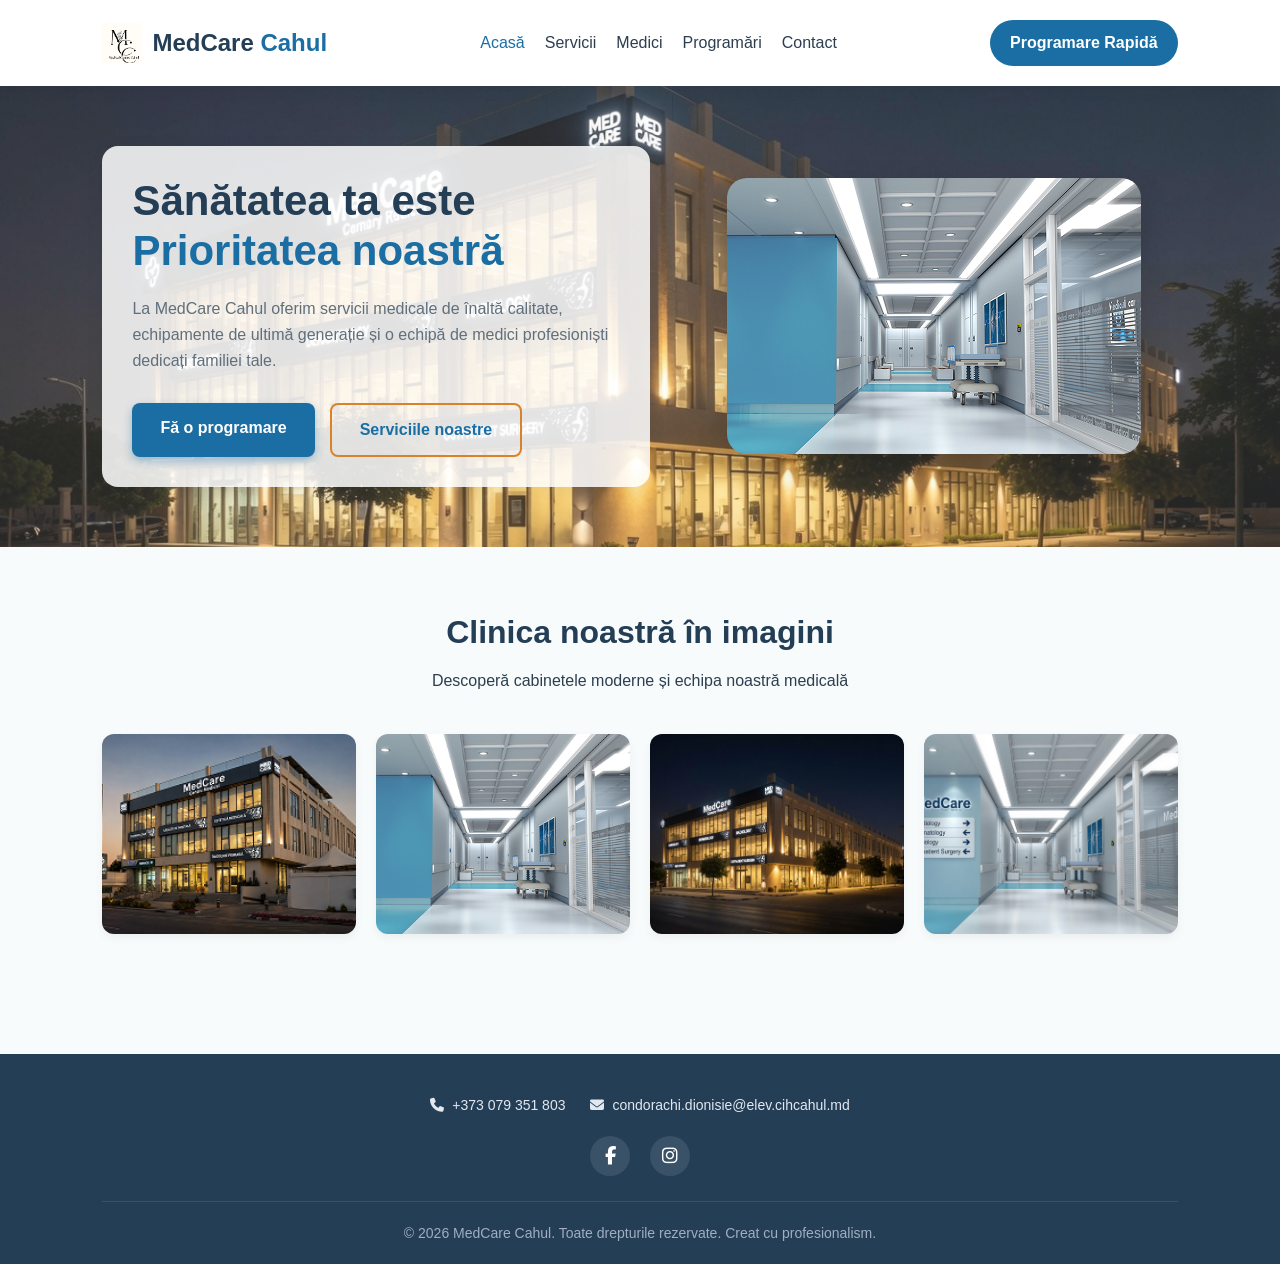
<file: index.html>
<!DOCTYPE html>
<html lang="ro">
<head>
    <meta charset="UTF-8">
    <meta name="viewport" content="width=device-width, initial-scale=1.0">
    <title>MedCare Cahul - Clinică Medicală</title>
    <link rel="stylesheet" href="css/style.css">
    <link rel="stylesheet" href="https://cdnjs.cloudflare.com/ajax/libs/font-awesome/6.4.0/css/all.min.css">
</head>
<body>

    <header class="navbar">
        <a href="index.html" class="logo">
            <img src="assets/images/Logo.png" alt="MedCare Cahul Logo">
            <span class="logo-text">MedCare <span class="logo-accent">Cahul</span></span>
        </a>
        <nav>
            <ul class="nav-links">
                <li><a href="index.html" class="active">Acasă</a></li>
                <li><a href="pagini/servicii.html">Servicii</a></li>
                <li><a href="pagini/medici.html">Medici</a></li>
                <li><a href="pagini/programari.html">Programări</a></li>
                <li><a href="pagini/contact.html">Contact</a></li>
            </ul>
        </nav>
        <a href="pagini/programari.html" class="btn-header">Programare Rapidă</a>
    </header>

    <section class="hero">
        <div class="hero-content">
            <h1>Sănătatea ta este <br><span class="highlight">Prioritatea noastră</span></h1>
            <p>La MedCare Cahul oferim servicii medicale de înaltă calitate, echipamente de ultimă generație și o echipă de medici profesioniști dedicați familiei tale.</p>
            <div class="hero-buttons">
                <a href="pagini/programari.html" class="btn-primary">Fă o programare</a>
                <a href="pagini/servicii.html" class="btn-secondary-custom">Serviciile noastre</a>
            </div>
        </div>
        
        <div class="hero-image">
            <img src="assets/images/MedCare.png" alt="MedCare Cahul">
        </div>
    </section>

    <section class="gallery-preview">
        <h2>Clinica noastră în imagini</h2>
        <p>Descoperă cabinetele moderne și echipa noastră medicală</p>
        <div class="image-grid">
            <div class="grid-item"><img src="assets/images/Cladire.png" alt="Clinica"></div>
            <div class="grid-item"><img src="assets/images/MedCare.png" alt="Cabinet"></div>
            <div class="grid-item"><img src="assets/images/Cladire a.jpg" alt="Echipamente"></div>
            <div class="grid-item"><img src="assets/images/interior.jpg" alt="Interior"></div>
        </div>
    </section>

    <footer>
        <div class="footer-content">
            <div class="footer-contacts">
                <a href="tel:+373079351803"><i class="fa-solid fa-phone"></i> +373 079 351 803</a>
                <a href="mailto:condorachi.dionisie@elev.cihcahul.md"><i class="fa-solid fa-envelope"></i> condorachi.dionisie@elev.cihcahul.md</a>
            </div>
            <div class="footer-socials">
                <a href="https://facebook.com" target="_blank"><i class="fa-brands fa-facebook-f"></i></a>
                <a href="https://instagram.com" target="_blank"><i class="fa-brands fa-instagram"></i></a>
            </div>
        </div>
        <div class="footer-copyright">
            <p>© 2026 MedCare Cahul. Toate drepturile rezervate. Creat cu profesionalism.</p>
        </div>
    </footer>

</body>
</html>
</file>
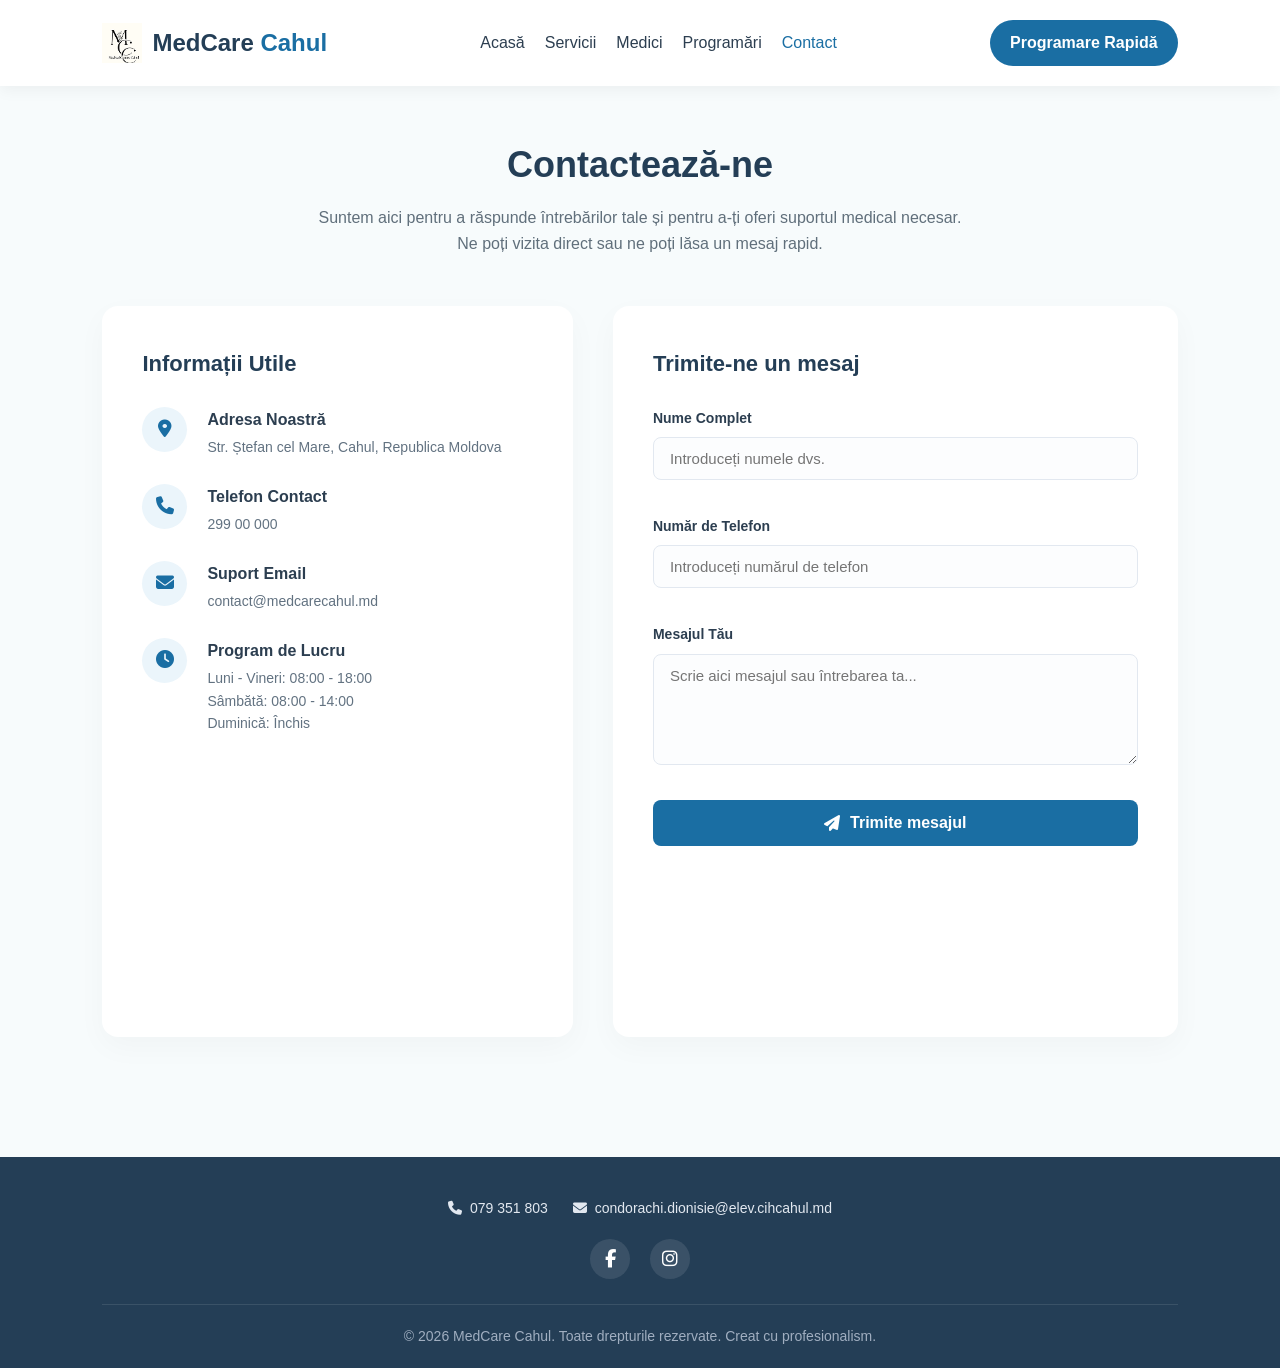
<file: pagini/contact.html>
<!DOCTYPE html>
<html lang="ro">
<head>
    <meta charset="UTF-8">
    <meta name="viewport" content="width=device-width, initial-scale=1.0">
    <title>Contact - MedCare Cahul</title>
    <link rel="stylesheet" href="../css/style.css">
    <link rel="stylesheet" href="https://cdnjs.cloudflare.com/ajax/libs/font-awesome/6.4.0/css/all.min.css">
</head>
<body>

    <header class="navbar">
        <a href="../index.html" class="logo">
            <img src="../assets/images/Logo.png" alt="MedCare Cahul Logo">
            <span class="logo-text">MedCare <span class="logo-accent">Cahul</span></span>
        </a> 
        <nav>
            <ul class="nav-links">
                <li><a href="../index.html">Acasă</a></li>
                <li><a href="servicii.html">Servicii</a></li>
                <li><a href="medici.html">Medici</a></li>
                <li><a href="programari.html">Programări</a></li>
                <li><a href="contact.html" class="active">Contact</a></li>
            </ul>
        </nav>
        <a href="programari.html" class="btn-header">Programare Rapidă</a>
    </header>

    <section class="contact-header">
        <h1>Contactează-ne</h1>
        <p>Suntem aici pentru a răspunde întrebărilor tale și pentru a-ți oferi suportul medical necesar. Ne poți vizita direct sau ne poți lăsa un mesaj rapid.</p>
    </section>

    <section class="contact-section">
        <div class="contact-container">
            <div class="contact-info-box">
                <h3>Informații Utile</h3>
                
                <div class="info-item">
                    <i class="fa-solid fa-location-dot"></i>
                    <div>
                        <h4>Adresa Noastră</h4>
                        <p>Str. Ștefan cel Mare, Cahul, Republica Moldova</p>
                    </div>
                </div>

                <div class="info-item">
                    <i class="fa-solid fa-phone"></i>
                    <div>
                        <h4>Telefon Contact</h4>
                        <p> 299 00 000</p>
                    </div>
                </div>

                <div class="info-item">
                    <i class="fa-solid fa-envelope"></i>
                    <div>
                        <h4>Suport Email</h4>
                        <p>contact@medcarecahul.md</p>
                    </div>
                </div>

                <div class="info-item">
                    <i class="fa-solid fa-clock"></i>
                    <div>
                        <h4>Program de Lucru</h4>
                        <p>Luni - Vineri: 08:00 - 18:00<br>Sâmbătă: 08:00 - 14:00<br>Duminică: Închis</p>
                    </div>
                </div>

                <div class="contact-map-container">
                    <iframe 
                        src="https://www.google.com/maps/embed?pb=!1m18!1m12!1m3!1d2745.2255743419075!2d28.191560076840742!3d45.906757105820464!2m3!1f0!2f0!3f0!3m2!1i1024!2i768!4f13.1!3m3!1m2!1s0x40b65ca4fb287a93%3A0x6fb86b3e813f41bb!2sBulevardul%20%C8%98tefan%20cel%20Mare%2C%20Cahul%2C%20Moldova!5e0!3m2!1sro!2smd!4v1710000000000!5m2!1sro!2smd" 
                        width="100%" 
                        height="230" 
                        style="border:0;" 
                        allowfullscreen="" 
                        loading="lazy" 
                        referrerpolicy="no-referrer-when-downgrade">
                    </iframe>
                </div>
            </div>

            <div class="contact-form-box">
                <h3>Trimite-ne un mesaj</h3>
                <form action="https://api.sheetmonkey.io/form/rxbK8JLCgpQ1SKJxHZosoA" method="post" id="contactForm" class="contact-form">
                    
                    <!-- Câmp ascuns pentru identificarea sursei -->
                    <input type="hidden" name="Tip_Formular" value="Contact">

                    <div class="form-group">
                        <label for="c-name">Nume Complet</label>
                        <input type="text" id="c-name" name="Nume" placeholder="Introduceți numele dvs." required>
                    </div>

                    <div class="form-group">
                        <label for="c-phone">Număr de Telefon</label>
                        <input type="tel" id="c-phone" name="Telefon" placeholder="Introduceți numărul de telefon" required>
                    </div>

                    <div class="form-group">
                        <label for="c-message">Mesajul Tău</label>
                        <textarea id="c-message" name="Mesaj" rows="5" placeholder="Scrie aici mesajul sau întrebarea ta..." required></textarea>
                    </div>

                    <button type="submit" class="btn-submit">
                        <i class="fa-solid fa-paper-plane"></i> Trimite mesajul
                    </button>
                </form>
            </div>
        </div>
    </section>

    <footer>
        <div class="footer-content">
            <div class="footer-contacts">
                <a href="tel:+373079351803"><i class="fa-solid fa-phone"></i> 079 351 803</a>
                <a href="mailto:condorachi.dionisie@elev.cihcahul.md"><i class="fa-solid fa-envelope"></i> condorachi.dionisie@elev.cihcahul.md</a>
            </div>
            <div class="footer-socials">
                <a href="https://facebook.com" target="_blank"><i class="fa-brands fa-facebook-f"></i></a>
                <a href="https://instagram.com" target="_blank"><i class="fa-brands fa-instagram"></i></a>
            </div>
        </div>
        <div class="footer-copyright">
            <p>© 2026 MedCare Cahul. Toate drepturile rezervate. Creat cu profesionalism.</p>
        </div>
    </footer>

    <div id="successModal" class="modal-overlay">
        <div class="modal-box">
            <div class="modal-icon">
                <i class="fa-solid fa-circle-check"></i>
            </div>
            <h2>Mesaj Trimis cu Succes!</h2>
            <p>Îți mulțumim că ne-ai contactat. Echipa MedCare Cahul va analiza solicitarea ta și te va contacta în cel mai scurt timp posibil.</p>
            <a href="../index.html" class="btn-modal-home">Înapoi Acasă</a>
        </div>
    </div>

    <script>
        const contactForm = document.getElementById('contactForm');
        const successModal = document.getElementById('successModal');

        contactForm.addEventListener('submit', function(event) {
            event.preventDefault();

            const actionUrl = contactForm.getAttribute('action');
            const formData = new FormData(contactForm); 

            fetch(actionUrl, {
                method: 'POST',
                body: formData
            })
            .then(response => {
                if (response.ok) {
                    successModal.classList.add('show');
                    contactForm.reset();
                } else {
                    alert('A apărut o problemă la trimiterea datelor. Te rugăm să încerci din nou.');
                }
            })
            .catch(error => {
                console.error('Error:', error);
                alert('Eroare de rețea. Te rugăm să verifici conexiunea la internet.');
            });
        });

        successModal.addEventListener('click', function(event) {
            if (event.target === successModal) {
                successModal.classList.remove('show');
            }
        });
    </script>

</body>
</html>
</file>
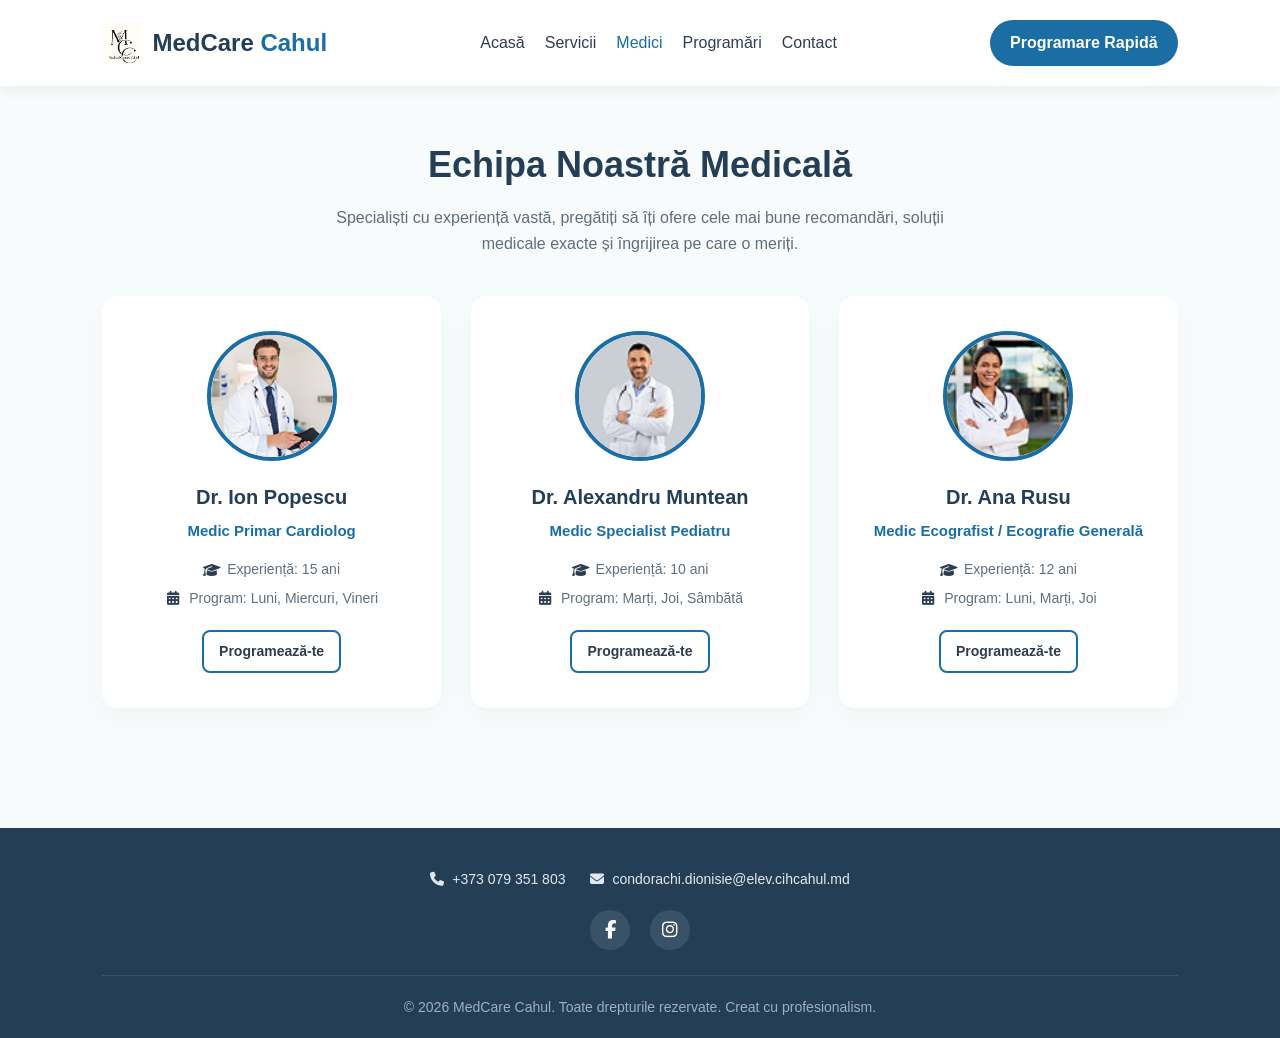
<file: pagini/medici.html>
<!DOCTYPE html>
<html lang="ro">
<head>
    <meta charset="UTF-8">
    <meta name="viewport" content="width=device-width, initial-scale=1.0">
    <title>Medici - MedCare Cahul</title>
    <link rel="stylesheet" href="../css/style.css">
    <link rel="stylesheet" href="https://cdnjs.cloudflare.com/ajax/libs/font-awesome/6.4.0/css/all.min.css">
</head>
<body>

    <header class="navbar">
        <a href="../index.html" class="logo">
            <img src="../assets/images/Logo.png" alt="MedCare Cahul Logo">
            <span class="logo-text">MedCare <span class="logo-accent">Cahul</span></span>
        </a> 
        <nav>
            <ul class="nav-links">
                <li><a href="../index.html">Acasă</a></li>
                <li><a href="servicii.html">Servicii</a></li>
                <li><a href="medici.html" class="active">Medici</a></li>
                <li><a href="programari.html">Programări</a></li>
                <li><a href="contact.html">Contact</a></li>
            </ul>
        </nav>
        <a href="programari.html" class="btn-header">Programare Rapidă</a>
    </header>

    <section class="section-title">
        <h1>Echipa Noastră Medicală</h1>
        <p>Specialiști cu experiență vastă, pregătiți să îți ofere cele mai bune recomandări, soluții medicale exacte și îngrijirea pe care o meriți.</p>
    </section>

    <section class="doctors-container">
        <div class="doctor-card">
            <div class="doctor-avatar">
                <img src="../assets/images/Ion Popescu.png" alt="Dr. Ion Popescu">
            </div>
            <h3>Dr. Ion Popescu</h3>
            <p class="specialty">Medic Primar Cardiolog</p>
            <p class="doctor-info"><i class="fa-solid fa-graduation-cap"></i> Experiență: 15 ani</p>
            <p class="doctor-info"><i class="fa-solid fa-calendar-days"></i> Program: Luni, Miercuri, Vineri</p>
            <a href="programari.html" class="btn-secondary" style="padding: 8px 15px; font-size: 14px; margin-top: 15px; display: inline-block;">Programează-te</a>
        </div>

        <div class="doctor-card">
            <div class="doctor-avatar">
                <img src="../assets/images/Alexandru Muntean.png" alt="Dr. Alexandru Muntean">
            </div>
            <h3>Dr. Alexandru Muntean</h3>
            <p class="specialty">Medic Specialist Pediatru</p>
            <p class="doctor-info"><i class="fa-solid fa-graduation-cap"></i> Experiență: 10 ani</p>
            <p class="doctor-info"><i class="fa-solid fa-calendar-days"></i> Program: Marți, Joi, Sâmbătă</p>
            <a href="programari.html" class="btn-secondary" style="padding: 8px 15px; font-size: 14px; margin-top: 15px; display: inline-block;">Programează-te</a>
        </div>

        <div class="doctor-card">
            <div class="doctor-avatar">
                <img src="../assets/images/Ana Rusu.png" alt="Dr. Ana Rusu">
            </div>
            <h3>Dr. Ana Rusu</h3>
            <p class="specialty">Medic Ecografist / Ecografie Generală</p>
            <p class="doctor-info"><i class="fa-solid fa-graduation-cap"></i> Experiență: 12 ani</p>
            <p class="doctor-info"><i class="fa-solid fa-calendar-days"></i> Program: Luni, Marți, Joi</p>
            <a href="programari.html" class="btn-secondary" style="padding: 8px 15px; font-size: 14px; margin-top: 15px; display: inline-block;">Programează-te</a>
        </div>
    </section>

    <footer>
        <div class="footer-content">
            <div class="footer-contacts">
                <a href="tel:+37329900000"><i class="fa-solid fa-phone"></i> +373 079 351 803</a>
                <a href="mailto:contact@medcarecahul.md"><i class="fa-solid fa-envelope"></i> condorachi.dionisie@elev.cihcahul.md</a>
            </div>
            <div class="footer-socials">
                <a href="https://facebook.com" target="_blank"><i class="fa-brands fa-facebook-f"></i></a>
                <a href="https://instagram.com" target="_blank"><i class="fa-brands fa-instagram"></i></a>
            </div>
        </div>
        <div class="footer-copyright">
            <p>© 2026 MedCare Cahul. Toate drepturile rezervate. Creat cu profesionalism.</p>
        </div>
    </footer>

</body>
</html>
</file>
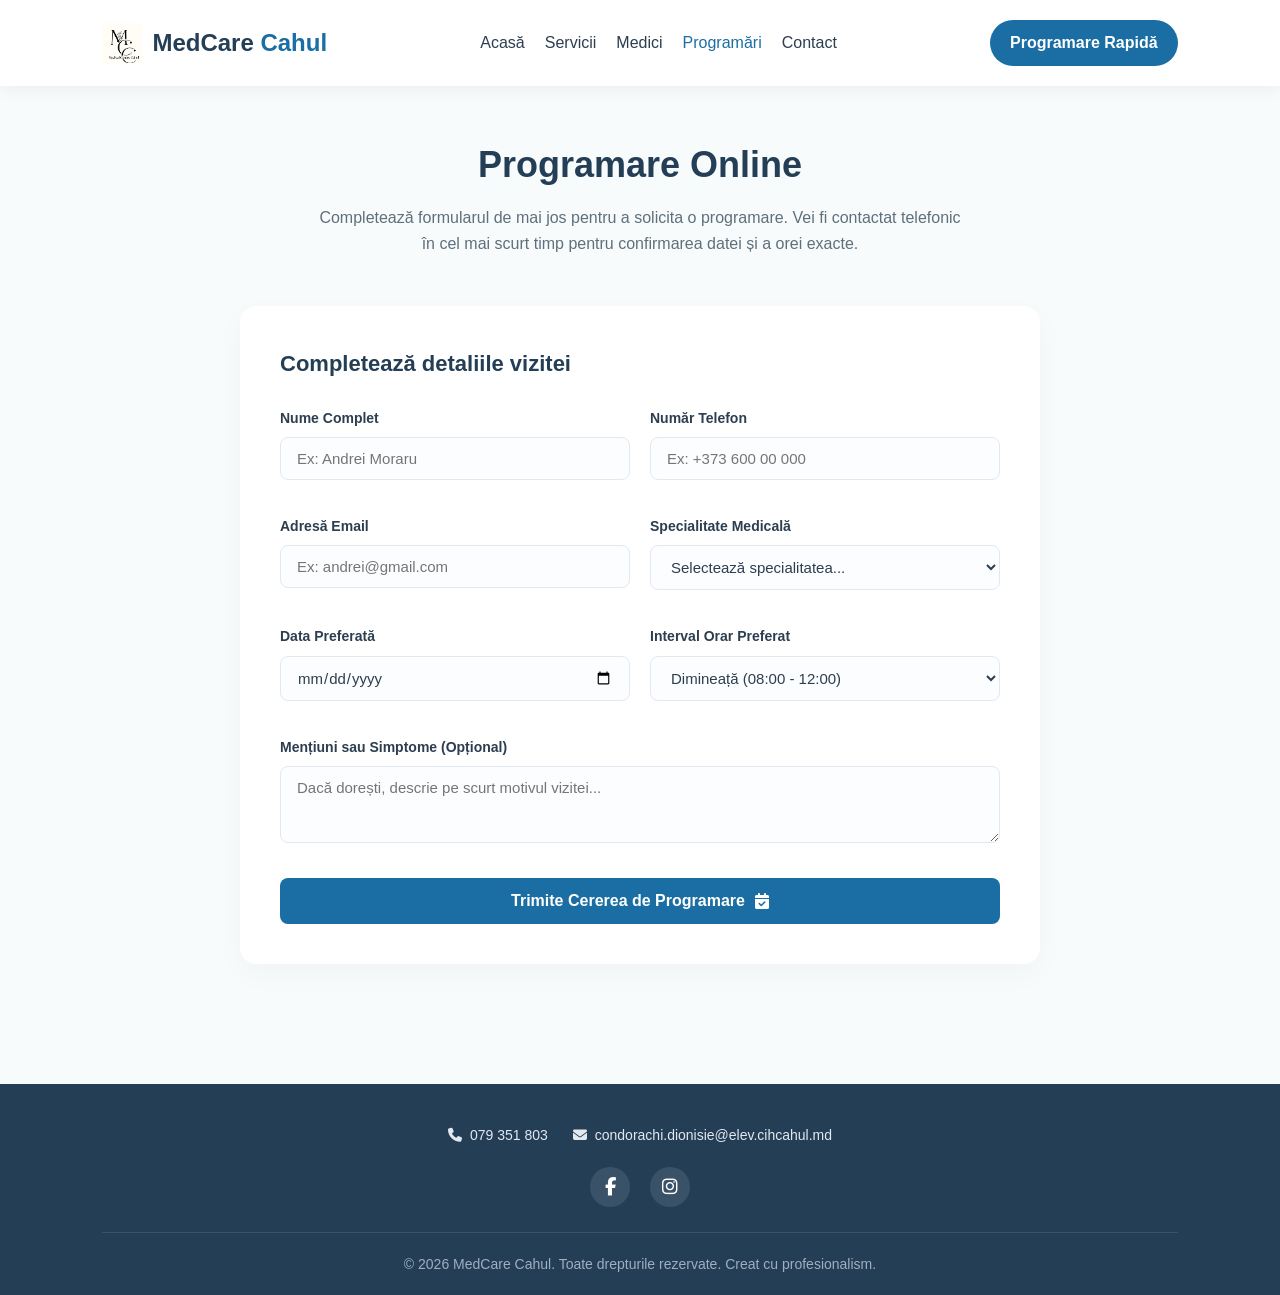
<file: pagini/programari.html>
<!DOCTYPE html>
<html lang="ro">
<head>
    <meta charset="UTF-8">
    <meta name="viewport" content="width=device-width, initial-scale=1.0">
    <title>Programări - MedCare Cahul</title>
    <link rel="stylesheet" href="../css/style.css">
    <link rel="stylesheet" href="https://cdnjs.cloudflare.com/ajax/libs/font-awesome/6.4.0/css/all.min.css">
</head>
<body>

    <header class="navbar">
        <a href="../index.html" class="logo">
            <img src="../assets/images/Logo.png" alt="MedCare Cahul Logo">
            <span class="logo-text">MedCare <span class="logo-accent">Cahul</span></span>
        </a>
        <nav>
            <ul class="nav-links">
                <li><a href="../index.html">Acasă</a></li>
                <li><a href="servicii.html">Servicii</a></li>
                <li><a href="medici.html">Medici</a></li>
                <li><a href="programari.html" class="active">Programări</a></li>
                <li><a href="contact.html">Contact</a></li>
            </ul>
        </nav>
        <a href="programari.html" class="btn-header">Programare Rapidă</a>
    </header>

    <section class="section-title">
        <h1>Programare Online</h1>
        <p>Completează formularul de mai jos pentru a solicita o programare. Vei fi contactat telefonic în cel mai scurt timp pentru confirmarea datei și a orei exacte.</p>
    </section>

    <section class="appointment-section">
        <div class="appointment-container">
            <div class="appointment-form-box">
                <h3>Completează detaliile vizitei</h3>
                <form action="https://api.sheetmonkey.io/form/rxbK8JLCgpQ1SKJxHZosoA" method="POST" id="appointmentForm" class="contact-form">

                    <input type="hidden" name="Tip_Formular" value="Programare">

                    <div class="form-row">
                        <div class="form-group">
                            <label for="p-name">Nume Complet</label>
                            <input type="text" id="p-name" name="Nume" placeholder="Ex: Andrei Moraru" required>
                        </div>
                        <div class="form-group">
                            <label for="p-phone">Număr Telefon</label>
                            <input type="tel" id="p-phone" name="Telefon" placeholder="Ex: +373 600 00 000" required>
                        </div>
                    </div>

                    <div class="form-row">
                        <div class="form-group">
                            <label for="p-email">Adresă Email</label>
                            <input type="email" id="p-email" name="Email" placeholder="Ex: andrei@gmail.com" required>
                        </div>
                        <div class="form-group">
                            <label for="p-specialty">Specialitate Medicală</label>
                            <select id="p-specialty" name="Specialitate" required>
                                <option value="">Selectează specialitatea...</option>
                                <option value="cardiologie">Cardiologie</option>
                                <option value="pediatrie">Pediatrie</option>
                                <option value="neurologie">Neurologie</option>
                                <option value="oftalmologie">Oftalmologie</option>
                                <option value="ginecologie">Ginecologie</option>
                                <option value="dermatologie">Dermatologie</option>
                                <option value="endocrinologie">Endocrinologie</option>
                                <option value="laborator">Analize de Laborator</option>
                            </select>
                        </div>
                    </div>

                    <div class="form-row">
                        <div class="form-group">
                            <label for="p-date">Data Preferată</label>
                            <input type="date" id="p-date" name="Data_Preferata" required>
                        </div>
                        <div class="form-group">
                            <label for="p-time">Interval Orar Preferat</label>
                            <select id="p-time" name="Interval_Orar" required>
                                <option value="dimineata">Dimineață (08:00 - 12:00)</option>
                                <option value="pranz">Prânz (12:00 - 15:00)</option>
                                <option value="dupa-amiaza">După-amiază (15:00 - 18:00)</option>
                            </select>
                        </div>
                    </div>

                    <div class="form-group">
                        <label for="p-notes">Mențiuni sau Simptome (Opțional)</label>
                        <textarea id="p-notes" name="Mentiuni" rows="3" placeholder="Dacă dorești, descrie pe scurt motivul vizitei..."></textarea>
                    </div>

                    <button type="submit" class="btn-submit">Trimite Cererea de Programare <i class="fa-solid fa-calendar-check"></i></button>
                </form>
            </div>
        </div>
    </section>

    <footer>
        <div class="footer-content">
            <div class="footer-contacts">
                <a href="tel:+373079351803"><i class="fa-solid fa-phone"></i>  079 351 803</a>
                <a href="mailto:condorachi.dionisie@elev.cihcahul.md"><i class="fa-solid fa-envelope"></i> condorachi.dionisie@elev.cihcahul.md</a>
            </div>
            <div class="footer-socials">
                <a href="https://facebook.com" target="_blank"><i class="fa-brands fa-facebook-f"></i></a>
                <a href="https://instagram.com" target="_blank"><i class="fa-brands fa-instagram"></i></a>
            </div>
        </div>
        <div class="footer-copyright">
            <p>© 2026 MedCare Cahul. Toate drepturile rezervate. Creat cu profesionalism.</p>
        </div>
    </footer>

    <div id="successModal" class="modal-overlay">
        <div class="modal-box">
            <div class="modal-icon">
                <i class="fa-solid fa-circle-check"></i>
            </div>
            <h2>Cerere înregistrată!</h2>
            <p>Îți mulțumim pentru încredere. Echipa noastră te va contacta în scurt timp pentru validarea programării.</p>
            <a href="../index.html" class="btn-modal-home">Înapoi Acasă</a>
        </div>
    </div>

    <script>
        const appointmentForm = document.getElementById('appointmentForm');
        const successModal = document.getElementById('successModal');

        appointmentForm.addEventListener('submit', function(event) {
            event.preventDefault();

            const actionUrl = appointmentForm.getAttribute('action');
            const formData = new FormData(appointmentForm);

            fetch(actionUrl, {
                method: 'POST',
                body: formData
            })
            .then(response => {
                if (response.ok) {
                    successModal.classList.add('show');
                    appointmentForm.reset();
                } else {
                    alert('A apărut o problemă la trimiterea datelor. Te rugăm să încerci din nou.');
                }
            })
            .catch(error => {
                console.error('Error:', error);
                alert('Eroare de rețea. Te rugăm să verifici conexiunea la internet.');
            });
        });

        successModal.addEventListener('click', function(event) {
            if (event.target === successModal) {
                successModal.classList.remove('show');
            }
        });
    </script>

</body>
</html>
</file>
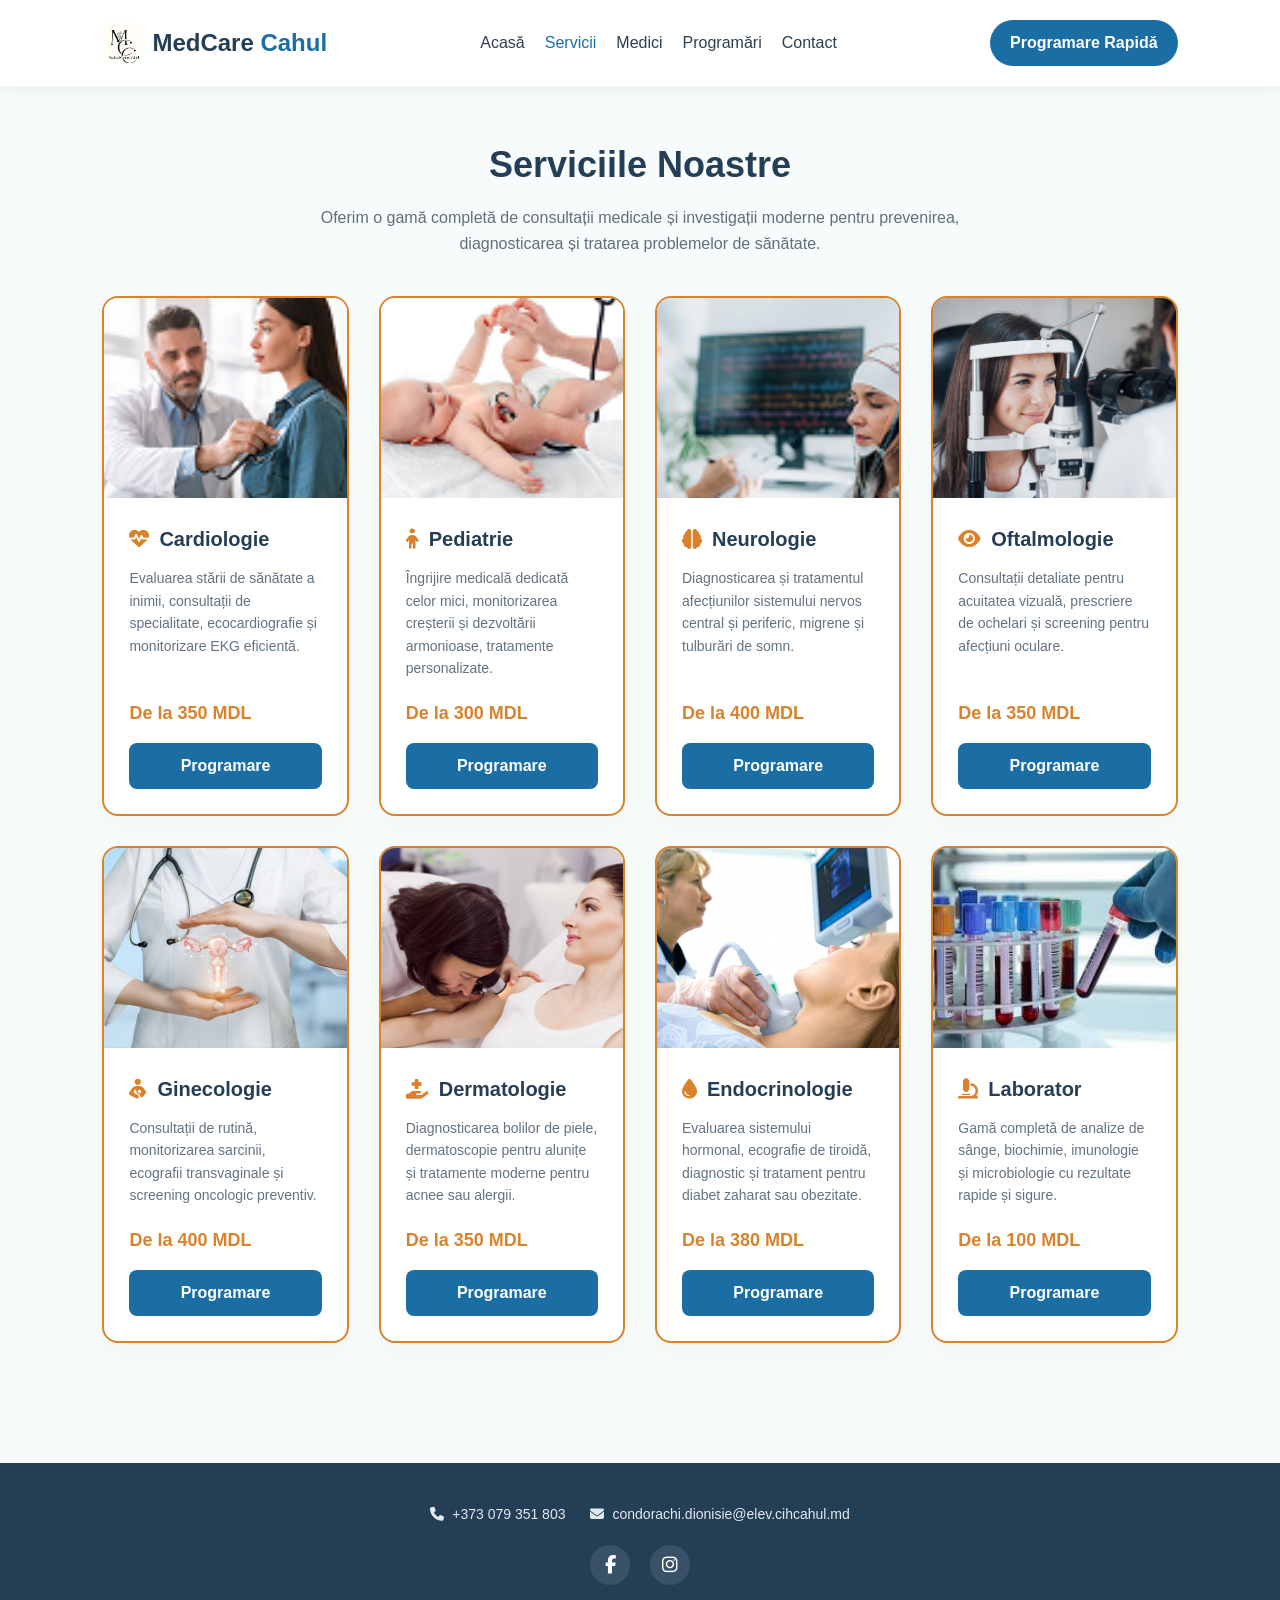
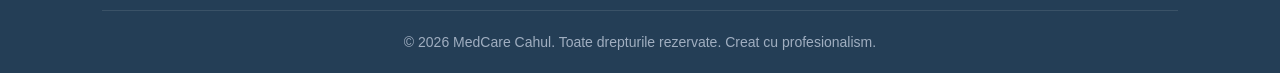
<file: pagini/servicii.html>
<!DOCTYPE html>
<html lang="ro">
<head>
    <meta charset="UTF-8">
    <meta name="viewport" content="width=device-width, initial-scale=1.0">
    <title>Servicii - MedCare Cahul</title>
    <link rel="stylesheet" href="../css/style.css">
    <link rel="stylesheet" href="https://cdnjs.cloudflare.com/ajax/libs/font-awesome/6.4.0/css/all.min.css">
</head>
<body>

    <header class="navbar">
        <a href="../index.html" class="logo">
            <img src="../assets/images/Logo.png" alt="MedCare Cahul Logo">
            <span class="logo-text">MedCare <span class="logo-accent">Cahul</span></span>
        </a>
        <nav>
            <ul class="nav-links">
                <li><a href="../index.html">Acasă</a></li>
                <li><a href="servicii.html" class="active">Servicii</a></li>
                <li><a href="medici.html">Medici</a></li>
                <li><a href="programari.html">Programări</a></li>
                <li><a href="contact.html">Contact</a></li>
            </ul>
        </nav>
        <a href="programari.html" class="btn-header">Programare Rapidă</a>
    </header>

    <section class="section-title">
        <h1>Serviciile Noastre</h1>
        <p>Oferim o gamă completă de consultații medicale și investigații moderne pentru prevenirea, diagnosticarea și tratarea problemelor de sănătate.</p>
    </section>

    <section class="services-container">
        <div class="service-card">
            <div class="service-image">
                <img src="../assets/images/cardiologie.png" alt="Cardiologie">
            </div>
            <div class="service-content">
                <h3><i class="fa-solid fa-heart-pulse"></i> Cardiologie</h3>
                <p>Evaluarea stării de sănătate a inimii, consultații de specialitate, ecocardiografie și monitorizare EKG eficientă.</p>
                <span class="price">De la 350 MDL</span>
                <a href="programari.html" class="btn-primary-mini">Programare</a>
            </div>
        </div>

        <div class="service-card">
            <div class="service-image">
                <img src="../assets/images/Pediatrie.png" alt="Pediatrie">
            </div>
            <div class="service-content">
                <h3><i class="fa-solid fa-child"></i> Pediatrie</h3>
                <p>Îngrijire medicală dedicată celor mici, monitorizarea creșterii și dezvoltării armonioase, tratamente personalizate.</p>
                <span class="price">De la 300 MDL</span>
                <a href="programari.html" class="btn-primary-mini">Programare</a>
            </div>
        </div>

        <div class="service-card">
            <div class="service-image">
                <img src="../assets/images/Neurologie.png" alt="Neurologie">
            </div>
            <div class="service-content">
                <h3><i class="fa-solid fa-brain"></i> Neurologie</h3>
                <p>Diagnosticarea și tratamentul afecțiunilor sistemului nervos central și periferic, migrene și tulburări de somn.</p>
                <span class="price">De la 400 MDL</span>
                <a href="programari.html" class="btn-primary-mini">Programare</a>
            </div>
        </div>

        <div class="service-card">
            <div class="service-image">
                <img src="../assets/images/oftalmologie.jpg" alt="Oftalmologie">
            </div>
            <div class="service-content">
                <h3><i class="fa-solid fa-eye"></i> Oftalmologie</h3>
                <p>Consultații detaliate pentru acuitatea vizuală, prescriere de ochelari și screening pentru afecțiuni oculare.</p>
                <span class="price">De la 350 MDL</span>
                <a href="programari.html" class="btn-primary-mini">Programare</a>
            </div>
        </div>

        <div class="service-card">
            <div class="service-image">
                <img src="../assets/images/ginecologie.png" alt="Ginecologie">
            </div>
            <div class="service-content">
                <h3><i class="fa-solid fa-person-breastfeeding"></i> Ginecologie</h3>
                <p>Consultații de rutină, monitorizarea sarcinii, ecografii transvaginale și screening oncologic preventiv.</p>
                <span class="price">De la 400 MDL</span>
                <a href="programari.html" class="btn-primary-mini">Programare</a>
            </div>
        </div>

        <div class="service-card">
            <div class="service-image">
                <img src="../assets/images/dermatol.jpg" alt="Dermatologie">
            </div>
            <div class="service-content">
                <h3><i class="fa-solid fa-hand-holding-medical"></i> Dermatologie</h3>
                <p>Diagnosticarea bolilor de piele, dermatoscopie pentru alunițe și tratamente moderne pentru acnee sau alergii.</p>
                <span class="price">De la 350 MDL</span>
                <a href="programari.html" class="btn-primary-mini">Programare</a>
            </div>
        </div>

        <div class="service-card">
            <div class="service-image">
                <img src="../assets/images/endo.png" alt="Endocrinologie">
            </div>
            <div class="service-content">
                <h3><i class="fa-solid fa-droplet"></i> Endocrinologie</h3>
                <p>Evaluarea sistemului hormonal, ecografie de tiroidă, diagnostic și tratament pentru diabet zaharat sau obezitate.</p>
                <span class="price">De la 380 MDL</span>
                <a href="programari.html" class="btn-primary-mini">Programare</a>
            </div>
        </div>

        <div class="service-card">
            <div class="service-image">
                <img src="../assets/images/analize.jpg" alt="Analize de Laborator">
            </div>
            <div class="service-content">
                <h3><i class="fa-solid fa-microscope"></i> Laborator</h3>
                <p>Gamă completă de analize de sânge, biochimie, imunologie și microbiologie cu rezultate rapide și sigure.</p>
                <span class="price">De la 100 MDL</span>
                <a href="programari.html" class="btn-primary-mini">Programare</a>
            </div>
        </div>
    </section>

    <footer>
        <div class="footer-content">
            <div class="footer-contacts">
                <a href="tel:+37329900000"><i class="fa-solid fa-phone"></i> +373 079 351 803</a>
                <a href="mailto:contact@medcarecahul.md"><i class="fa-solid fa-envelope"></i> condorachi.dionisie@elev.cihcahul.md</a>
            </div>
            <div class="footer-socials">
                <a href="https://facebook.com" target="_blank"><i class="fa-brands fa-facebook-f"></i></a>
                <a href="https://instagram.com" target="_blank"><i class="fa-brands fa-instagram"></i></a>
            </div>
        </div>
        <div class="footer-copyright">
            <p>© 2026 MedCare Cahul. Toate drepturile rezervate. Creat cu profesionalism.</p>
        </div>
    </footer>

</body>
</html>
</file>
<file: css/style.css>
* {
    margin: 0;
    padding: 0;
    box-sizing: border-box;
    font-family: 'Segoe UI', Tahoma, Geneva, Verdana, sans-serif;
}

:root {
    --primary-color: #1A6EA3;     
    --orange-accent: #D9822B;      
    --heading-dark-blue: #243E56;  
    --text-color: #2C3E50;      
    --bg-light: #F7FBFC;        
    --white: #FFFFFF;
    --border-color: #E2E8F0;    
}

body {
    background-color: var(--bg-light);
    color: var(--text-color);
    line-height: 1.6;
}

.navbar {
    display: flex;
    justify-content: space-between;
    align-items: center;
    padding: 20px 8%;
    background-color: var(--white);
    box-shadow: 0 4px 15px rgba(0, 0, 0, 0.05);
    position: sticky;
    top: 0;
    z-index: 1000;
}

.logo {
    font-size: 24px;
    font-weight: 700;
    text-decoration: none;
    display: flex;
    align-items: center;
    gap: 10px;
}

.logo-text {
    font-weight: 700;
    color: var(--heading-dark-blue);
}

.logo-accent {
    color: var(--primary-color);
}

.logo img {
    height: 40px;
    width: auto;
    object-fit: contain;
}

.nav-links {
    list-style: none;
    display: flex;
    gap: 20px;
}

.nav-links a {
    text-decoration: none;
    color: var(--text-color);
    font-weight: 500;
    transition: color 0.3s ease;
}

.nav-links a:hover, .nav-links a.active {
    color: var(--primary-color);
}

.btn-header {
    background-color: var(--primary-color);
    color: var(--white);
    text-decoration: none;
    padding: 10px 20px;
    border-radius: 25px;
    font-weight: 600;
    transition: background 0.3s ease, transform 0.2s ease;
}

.btn-header:hover {
    background-color: #13537d;
    transform: translateY(-2px);
}

.hero {
    display: flex;
    align-items: center;
    justify-content: space-between;
    padding: 60px 8%;
    gap: 40px;
    background: linear-gradient(135deg, rgba(255, 255, 255, 0.15) 0%, rgba(240, 247, 249, 0.15) 100%), 
                url('../assets/images/Cladire\ a.jpg');
    background-size: cover;
    background-position: center;
    background-repeat: no-repeat;
    position: relative;
}

.hero-content {
    flex: 1;
    min-width: 300px;
    background: rgba(255, 255, 255, 0.85);
    padding: 30px;
    border-radius: 16px;
    box-shadow: 0 4px 20px rgba(0, 0, 0, 0.05);
}

.hero-content h1 {
    font-size: 42px;
    color: var(--heading-dark-blue);
    margin-bottom: 20px;
    line-height: 1.2;
}

.hero-content .highlight {
    color: var(--primary-color);
}

.hero-content p {
    font-size: 16px;
    margin-bottom: 30px;
    color: #606F7B;
    max-width: 550px;
}

.hero-buttons {
    display: flex;
    gap: 15px;
}

.btn-primary {
    background-color: var(--primary-color);
    color: var(--white);
    text-decoration: none;
    padding: 12px 28px;
    border-radius: 8px;
    font-weight: 600;
    box-shadow: 0 4px 10px rgba(26, 110, 163, 0.4);
    transition: opacity 0.3s ease;
    display: inline-block;
}

.btn-primary:hover {
    opacity: 0.9;
}

.btn-secondary {
    background-color: transparent;
    color: var(--text-color);
    border: 2px solid var(--primary-color);
    text-decoration: none;
    padding: 12px 28px;
    border-radius: 8px;
    font-weight: 600;
    transition: background 0.3s ease, color 0.3s ease;
    display: inline-block;
}

.btn-secondary:hover {
    background-color: var(--primary-color);
    color: var(--white);
}

.btn-secondary-custom {
    background-color: transparent;
    color: var(--primary-color);
    border: 2px solid var(--orange-accent);
    text-decoration: none;
    padding: 12px 28px;
    border-radius: 8px;
    font-weight: 600;
    transition: background 0.3s ease, color 0.3s ease;
    display: inline-block;
}

.btn-secondary-custom:hover {
    background-color: var(--orange-accent);
    color: var(--white);
}

.hero-image {
    flex: 1;
    display: flex;
    justify-content: center;
    min-width: 300px;
}

.hero-image img {
    max-width: 100%;
    height: auto;
    border-radius: 20px;
    box-shadow: 0 10px 30px rgba(0,0,0,0.15);
}

.gallery-preview {
    padding: 60px 8%;
    text-align: center;
}

.gallery-preview h2 {
    font-size: 32px;
    margin-bottom: 10px;
    color: var(--heading-dark-blue);
}

.image-grid {
    display: grid;
    grid-template-columns: repeat(auto-fit, minmax(250px, 1fr));
    gap: 20px;
    margin-top: 40px;
}

.grid-item {
    overflow: hidden;
    border-radius: 12px;
    box-shadow: 0 4px 10px rgba(0,0,0,0.05);
    height: 200px;
}

.grid-item img {
    width: 100%;
    height: 100%;
    object-fit: cover;
    transition: transform 0.4s ease;
}

.grid-item img:hover {
    transform: scale(1.08);
}

.section-title, .contact-header {
    text-align: center;
    padding: 50px 8% 20px 8%;
}

.section-title h1, .contact-header h1 {
    font-size: 36px;
    color: var(--heading-dark-blue);
    margin-bottom: 12px;
}

.section-title p, .contact-header p {
    color: #606F7B;
    font-size: 16px;
    max-width: 650px;
    margin: 0 auto;
}

.services-container {
    display: grid;
    grid-template-columns: repeat(4, 1fr); 
    gap: 30px;
    padding: 20px 8% 60px 8%;
}

.service-card {
    background-color: var(--white);
    border-radius: 16px;
    overflow: hidden;
    box-shadow: 0 10px 30px rgba(0, 0, 0, 0.03);
    border: 2px solid var(--orange-accent); 
    transition: transform 0.3s ease, box-shadow 0.3s ease;
    display: flex;
    flex-direction: column;
}

.service-card:hover {
    transform: translateY(-6px);
    box-shadow: 0 15px 35px rgba(217, 130, 43, 0.25);
}

.service-image {
    height: 200px;
    background-color: #E2E8F0; 
    position: relative;
    overflow: hidden;
}

.service-image img {
    width: 100%;
    height: 100%;
    object-fit: cover;
    transition: transform 0.4s ease;
}

.service-content {
    padding: 25px;
    display: flex;
    flex-direction: column;
    flex-grow: 1;
}

.service-content h3 {
    font-size: 20px;
    color: var(--heading-dark-blue);
    margin-bottom: 12px;
    display: flex;
    align-items: center;
    gap: 10px;
}

.service-content h3 i {
    color: var(--orange-accent);
}

.service-content p {
    font-size: 14px;
    color: #627281;
    margin-bottom: 20px;
    flex-grow: 1;
}

.price {
    font-size: 18px;
    font-weight: 700;
    color: var(--orange-accent);
    margin-bottom: 15px;
    display: inline-block;
}

.btn-primary-mini {
    background-color: var(--primary-color);
    color: var(--white);
    text-decoration: none;
    text-align: center;
    padding: 10px 20px;
    border-radius: 8px;
    font-weight: 600;
    transition: background 0.3s ease;
    margin-top: auto;
}

.btn-primary-mini:hover {
    background-color: #13537d;
}

.doctors-container {
    display: grid;
    grid-template-columns: repeat(auto-fit, minmax(280px, 1fr));
    gap: 30px;
    padding: 20px 8% 60px 8%;
}

.doctor-card {
    background-color: var(--white);
    border-radius: 16px;
    padding: 35px 25px;
    text-align: center;
    box-shadow: 0 10px 30px rgba(0, 0, 0, 0.03);
    transition: transform 0.3s ease;
}

.doctor-card:hover {
    transform: translateY(-5px);
}

.doctor-avatar {
    width: 130px;
    height: 130px;
    border-radius: 50%;
    margin: 0 auto 20px auto;
    overflow: hidden;
    border: 4px solid var(--primary-color);
    background-color: #E2E8F0;
}

.doctor-avatar img {
    width: 100%;
    height: 100%;
    object-fit: cover;
}

.doctor-card h3 {
    font-size: 20px;
    color: var(--heading-dark-blue);
    margin-bottom: 6px;
}

.specialty {
    color: var(--primary-color);
    font-weight: 600;
    margin-bottom: 15px;
    font-size: 15px;
}

.doctor-info {
    font-size: 14px;
    color: #606F7B;
    margin-bottom: 6px;
    display: flex;
    align-items: center;
    justify-content: center;
    gap: 8px;
}

.doctor-info i {
    color: var(--text-color);
    width: 16px;
}

.contact-section, .appointment-section {
    padding: 0 8% 60px 8%;
}

.contact-container, .appointment-container {
    display: grid;
    grid-template-columns: 1fr 1.2fr;
    gap: 40px;
    max-width: 1200px;
    margin: 30px auto 0 auto;
}

.appointment-container {
    grid-template-columns: 1fr;
    max-width: 800px;
}

.contact-info-box, .contact-form-box, .appointment-form-box {
    background-color: var(--white);
    padding: 40px;
    border-radius: 16px;
    box-shadow: 0 10px 30px rgba(0, 0, 0, 0.03);
}

.contact-info-box h3, .contact-form-box h3, .appointment-form-box h3 {
    font-size: 22px;
    margin-bottom: 25px;
    color: var(--heading-dark-blue);
}

.info-item {
    display: flex;
    gap: 20px;
    margin-bottom: 25px;
    align-items: flex-start;
}

.info-item i {
    font-size: 18px;
    color: var(--primary-color);
    background-color: #EBF5FB; 
    padding: 12px;
    border-radius: 50%;
    width: 45px;
    height: 45px;
    display: flex;
    align-items: center;
    justify-content: center;
    flex-shrink: 0;
}

.info-item h4 {
    font-size: 16px;
    color: var(--text-color);
    margin-bottom: 4px;
}

.info-item p {
    font-size: 14px;
    color: #627281;
}

.map-container {
    margin-top: 30px;
    overflow: hidden;
    border-radius: 12px;
    box-shadow: 0 4px 15px rgba(0,0,0,0.05);
}

.contact-form {
    display: flex;
    flex-direction: column;
    gap: 20px;
}

.form-row {
    display: flex;
    gap: 20px;
}

.form-row .form-group {
    flex: 1;
}

.form-group {
    display: flex;
    flex-direction: column;
    gap: 8px;
    margin-bottom: 15px;
}

.form-group label {
    font-size: 14px;
    font-weight: 600;
    color: var(--text-color);
}

.form-group input, 
.form-group select, 
.form-group textarea {
    width: 100%;
    padding: 12px 16px;
    border: 1px solid var(--border-color);
    border-radius: 8px;
    font-size: 15px;
    color: var(--text-color);
    background-color: #FCFDFE;
    transition: border-color 0.3s ease, box-shadow 0.3s ease;
}

.form-group input:focus, 
.form-group select:focus, 
.form-group textarea:focus {
    outline: none;
    border-color: var(--primary-color);
    box-shadow: 0 0 0 3px rgba(26, 110, 163, 0.15);
}

.btn-submit {
    background-color: var(--primary-color);
    color: var(--white);
    border: none;
    padding: 14px;
    font-size: 16px;
    font-weight: 600;
    border-radius: 8px;
    cursor: pointer;
    display: flex;
    align-items: center;
    justify-content: center;
    gap: 10px;
    transition: background 0.3s ease, transform 0.2s ease;
    width: 100%;
}

.btn-submit:hover {
    background-color: #13537d;
    transform: translateY(-2px);
}

footer {
    background-color: var(--heading-dark-blue);
    color: var(--white);
    padding: 40px 8% 20px 8%;
    margin-top: 60px;
    font-size: 14px;
    width: 100%;
    text-align: center;
}

.footer-content {
    display: flex;
    flex-direction: column;
    align-items: center;
    gap: 20px;
    margin-bottom: 25px;
}

.footer-contacts {
    display: flex;
    justify-content: center;
    flex-wrap: wrap;
    gap: 25px;
}

.footer-contacts a {
    color: #E2E8F0;
    text-decoration: none;
    display: flex;
    align-items: center;
    gap: 8px;
    transition: color 0.3s ease;
}

.footer-contacts a:hover {
    color: var(--orange-accent);
}

.footer-socials {
    display: flex;
    gap: 20px;
}

.footer-socials a {
    color: var(--white);
    background-color: rgba(255, 255, 255, 0.1);
    font-size: 18px;
    width: 40px;
    height: 40px;
    display: flex;
    align-items: center;
    justify-content: center;
    border-radius: 50%;
    text-decoration: none;
    transition: background 0.3s ease, color 0.3s ease;
}

.footer-socials a:hover {
    background-color: var(--white);
    color: var(--primary-color);
}

.footer-copyright {
    border-top: 1px solid rgba(255, 255, 255, 0.1);
    padding-top: 20px;
    color: #A0AEC0;
}

@media (max-width: 1200px) {
    .services-container {
        grid-template-columns: repeat(3, 1fr); 
    }
}

@media (max-width: 992px) {
    .contact-container {
        grid-template-columns: 1fr; 
    }
    .services-container {
        grid-template-columns: repeat(2, 1fr); 
    }
}

@media (max-width: 768px) {
    .navbar {
        flex-direction: column;
        gap: 15px;
        padding: 15px;
    }
    .nav-links {
        flex-wrap: wrap;
        justify-content: center;
        gap: 15px;
    }
    .hero {
        flex-direction: column-reverse;
        text-align: center;
        padding: 40px 5%;
    }
    .hero-buttons {
        justify-content: center;
    }
    .hero-content {
        max-width: 100%;
    }
    .services-container {
        grid-template-columns: 1fr; 
    }
    .services-container, .doctors-container, .contact-section, .appointment-section {
        padding: 10px 5% 40px 5%;
    }
}

.modal-overlay {
    position: fixed;
    top: 0;
    left: 0;
    width: 100%;
    height: 100%;
    background-color: rgba(36, 62, 86, 0.7);
    display: flex;
    justify-content: center;
    align-items: center;
    z-index: 9999;
    opacity: 0;
    pointer-events: none;
    transition: opacity 0.3s ease-in-out;
}

.modal-overlay.show {
    opacity: 1;
    pointer-events: auto;
}

.modal-box {
    background-color: var(--white);
    padding: 40px;
    border-radius: 20px;
    max-width: 450px;
    width: 90%;
    text-align: center;
    box-shadow: 0 15px 40px rgba(0, 0, 0, 0.15);
    transform: scale(0.8);
    transition: transform 0.3s cubic-bezier(0.34, 1.56, 0.64, 1);
}

.modal-overlay.show .modal-box {
    transform: scale(1);
}

.modal-icon {
    font-size: 65px;
    color: #2ECC71; 
    margin-bottom: 20px;
}

.modal-box h2 {
    font-size: 24px;
    color: var(--heading-dark-blue);
    margin-bottom: 12px;
}

.modal-box p {
    font-size: 15px;
    color: #606F7B;
    margin-bottom: 30px;
}

.btn-modal-home {
    display: inline-block;
    background-color: var(--primary-color);
    color: var(--white);
    text-decoration: none;
    padding: 12px 35px;
    border-radius: 25px;
    font-weight: 600;
    font-size: 16px;
    transition: background 0.3s ease, transform 0.2s ease;
}

.btn-modal-home:hover {
    background-color: #13537d;
    transform: translateY(-2px);
}
</file>
